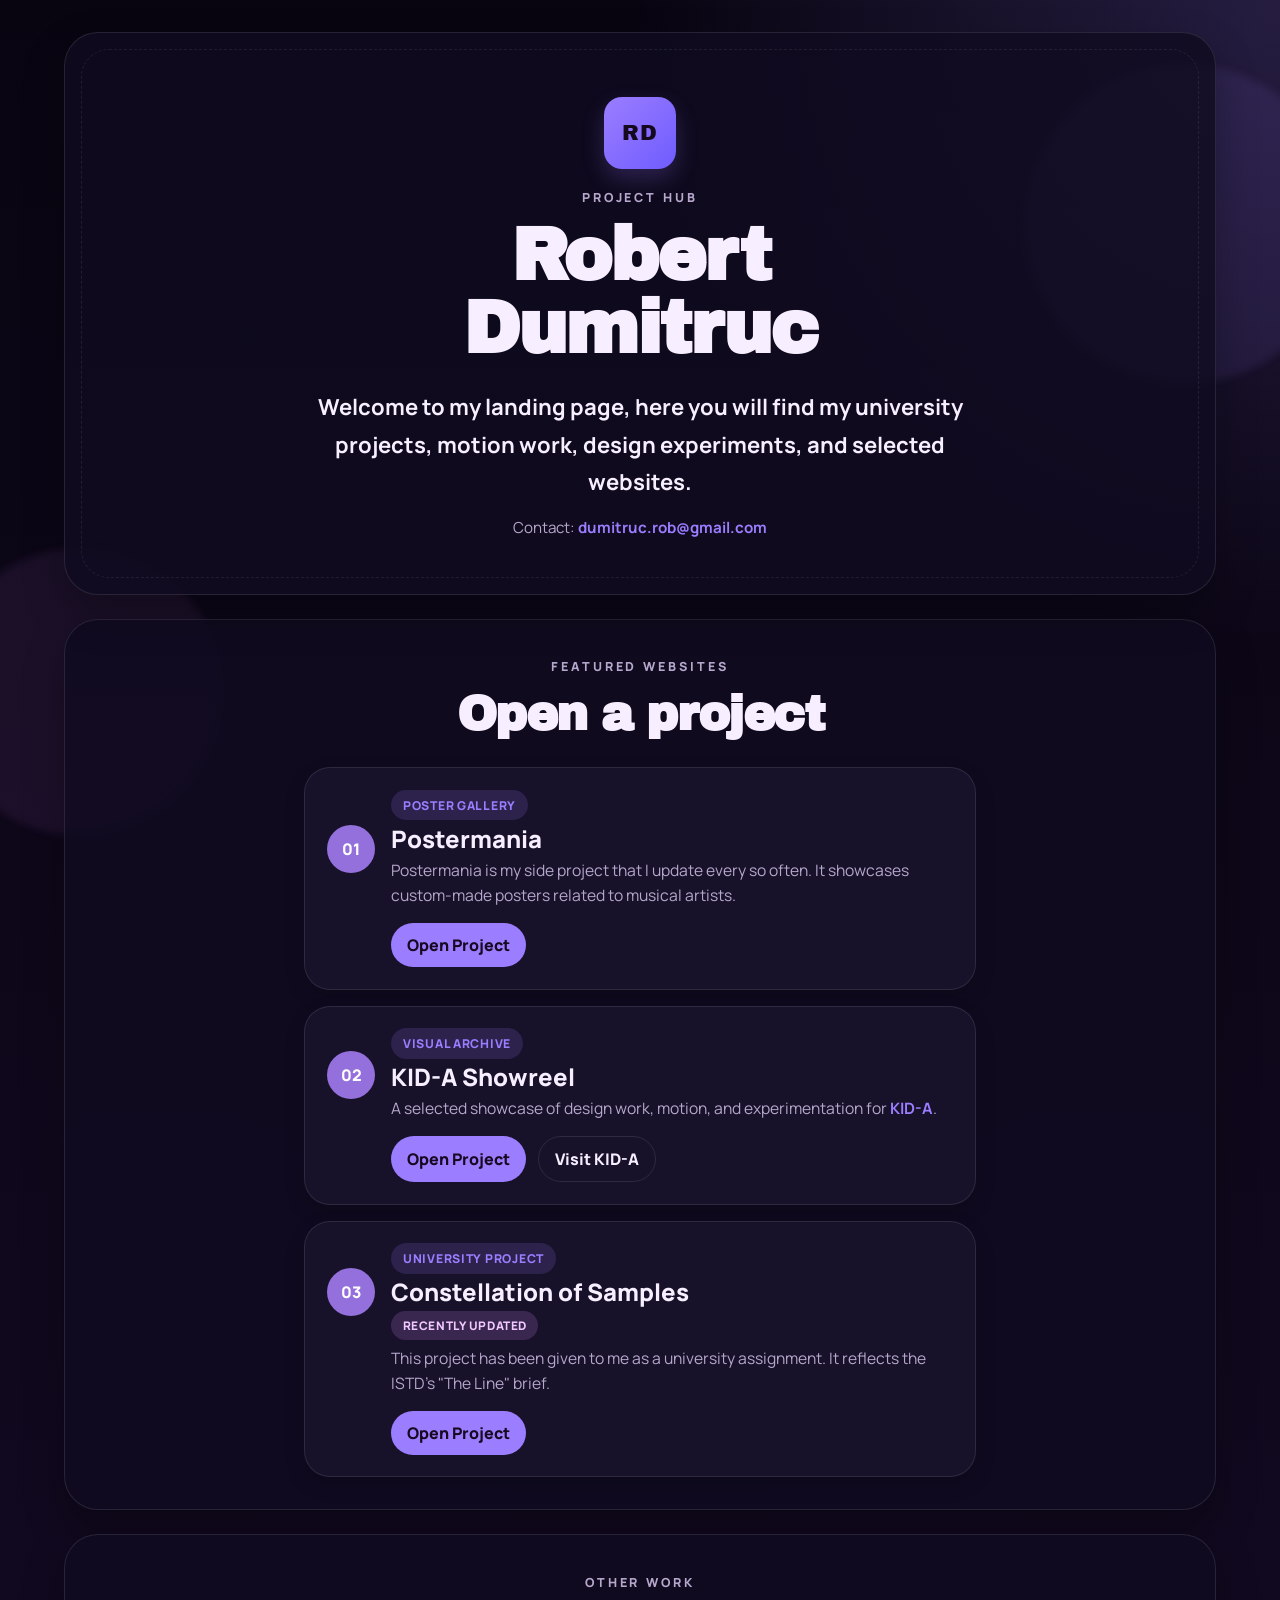
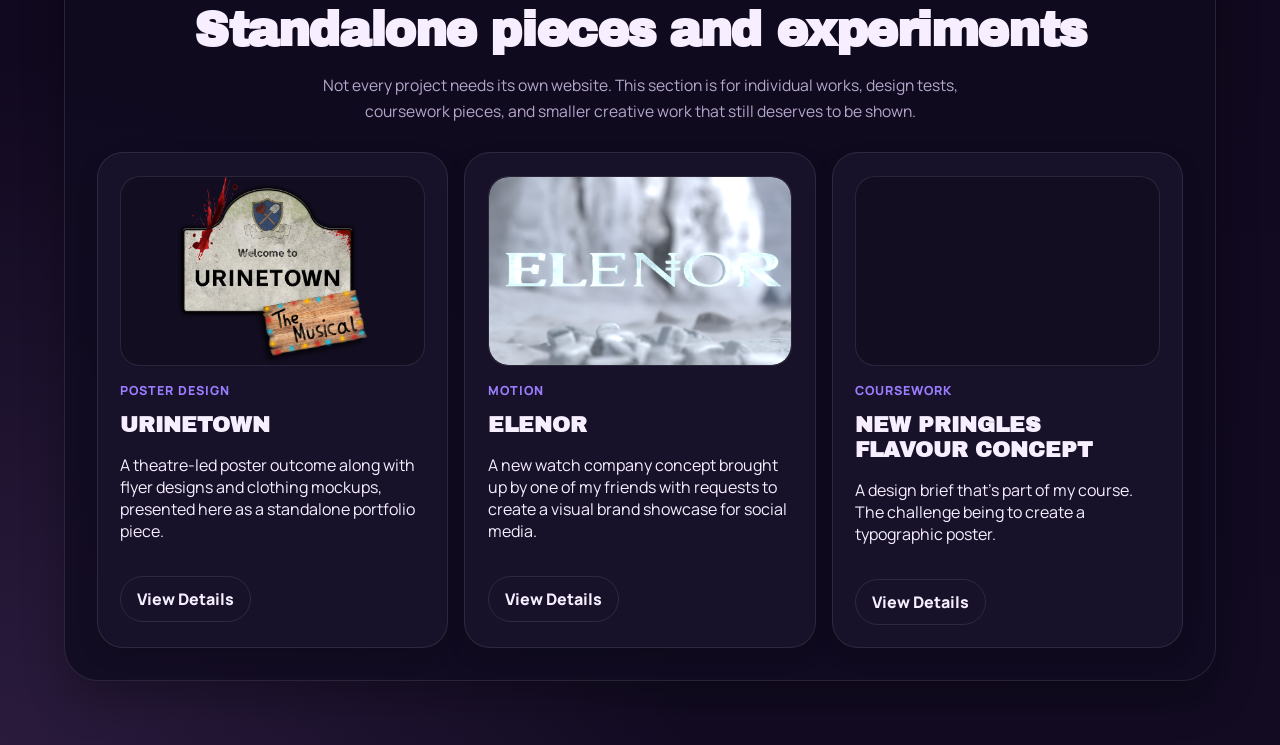
<file: index.html>
<!DOCTYPE html>
<html lang="en">
<head>
  <meta charset="UTF-8">
  <meta name="viewport" content="width=device-width, initial-scale=1.0">
  <title>Robert Dumitruc | Project Hub</title>
  <meta
    name="description"
    content="A landing page for university projects and portfolio work."
  >
  <script src="site-access-config.js?v=20260409"></script>
  <script src="site-access.js?v=20260407"></script>
  <link rel="icon" type="image/svg+xml" href="favicon.svg">
  <link rel="preconnect" href="https://fonts.googleapis.com">
  <link rel="preconnect" href="https://fonts.gstatic.com" crossorigin>
  <link
    href="https://fonts.googleapis.com/css2?family=Archivo+Black&family=Manrope:wght@400;500;700;800&display=swap"
    rel="stylesheet"
  >
  <link rel="stylesheet" href="style.css?v=20260407">
</head>
<body>
  <div class="page-shell">
    <header class="hero">
      <div class="hero-mark">RD</div>
      <p class="eyebrow">Project Hub</p>
      <h1>Robert Dumitruc</h1>
      <p class="intro">
        Welcome to my landing page, here you will find my university projects, motion work, design experiments, and selected websites.
      </p>
      <p class="hero-contact">
        Contact: <a href="mailto:dumitruc.rob@gmail.com">dumitruc.rob@gmail.com</a>
      </p>
    </header>

    <main>
      <section class="projects" aria-labelledby="projects-title">
        <div class="section-heading">
          <p class="section-label">Featured Websites</p>
          <h2 id="projects-title">Open a project</h2>
        </div>

        <div class="project-links">
          <article class="project-card">
            <span class="project-index">01</span>
            <span class="project-tag">Poster Gallery</span>
            <span class="project-name">Postermania</span>
            <span class="project-meta">Postermania is my side project that I update every so often. It showcases custom-made posters related to musical artists.</span>
            <div class="project-actions">
              <a class="project-action primary-action" href="https://robertdumitruc.github.io/Postermania" target="_blank" rel="noreferrer">Open Project</a>
            </div>
          </article>

          <article class="project-card">
            <span class="project-index">02</span>
            <span class="project-tag">Visual Archive</span>
            <span class="project-name">KID-A Showreel</span>
            <span class="project-meta">A selected showcase of design work, motion, and experimentation for <a class="inline-link" href="https://www.kid-a.co.uk/" target="_blank" rel="noreferrer">KID-A</a>.</span>
            <div class="project-actions">
              <a class="project-action primary-action" href="https://robertdumitruc.github.io/showreel/" target="_blank" rel="noreferrer">Open Project</a>
              <a class="project-action secondary-action" href="https://www.kid-a.co.uk/" target="_blank" rel="noreferrer">Visit KID-A</a>
            </div>
          </article>

          <article class="project-card">
            <span class="project-index">03</span>
            <span class="project-tag">University Project</span>
            <span class="project-name">Constellation of Samples</span>
            <span class="project-badge">Recently updated</span>
            <span class="project-meta">This project has been given to me as a university assignment. It reflects the ISTD's "The Line" brief.</span>
            <div class="project-actions">
              <a class="project-action primary-action" href="https://robertdumitruc.github.io/constellations" target="_blank" rel="noreferrer">Open Project</a>
            </div>
          </article>
        </div>
      </section>

      <section class="extra-work" aria-labelledby="extra-work-title">
        <div class="section-heading">
          <p class="section-label">Other Work</p>
          <h2 id="extra-work-title">Standalone pieces and experiments</h2>
          <p class="section-copy">
            Not every project needs its own website. This section is for individual works,
            design tests, coursework pieces, and smaller creative work that still deserves to be shown.
          </p>
        </div>

        <div class="extra-grid">
          <article class="extra-card">
            <div class="extra-thumb" aria-hidden="true">
              <img
                src="thumbnails/URINETOWN.png"
                alt=""
                class="thumb-image"
                loading="lazy"
                decoding="async"
              >
            </div>
            <p class="extra-type">Poster Design</p>
            <h3>URINETOWN</h3>
            <p>
              A theatre-led poster outcome along with flyer designs and clothing mockups,
              presented here as a standalone portfolio piece.
            </p>
            <a class="project-action secondary-action" href="work/urinetown.html">View Details</a>
          </article>

          <article class="extra-card">
            <div class="extra-thumb" aria-hidden="true">
              <img
                src="thumbnails/elenor.png"
                alt=""
                class="thumb-image"
                loading="lazy"
                decoding="async"
              >
            </div>
            <p class="extra-type">Motion</p>
            <h3>ELENOR</h3>
            <p>
              A new watch company concept brought up by one of my friends with requests to create a
              visual brand showcase for social media.
            </p>
            <a class="project-action secondary-action" href="work/elenor.html">View Details</a>
          </article>

          <article class="extra-card">
            <div class="extra-thumb" aria-hidden="true">
              <img
                src="thumbnails/pringles.png"
                alt=""
                class="thumb-image"
                loading="lazy"
                decoding="async"
              >
            </div>
            <p class="extra-type">Coursework</p>
            <h3>NEW PRINGLES FLAVOUR CONCEPT</h3>
            <p>
              A design brief that's part of my course. The challenge being to create a typographic poster.
            </p>
            <a class="project-action secondary-action" href="work/pringles.html">View Details</a>
          </article>
        </div>
      </section>
    </main>
  </div>

</body>
</html>
</file>
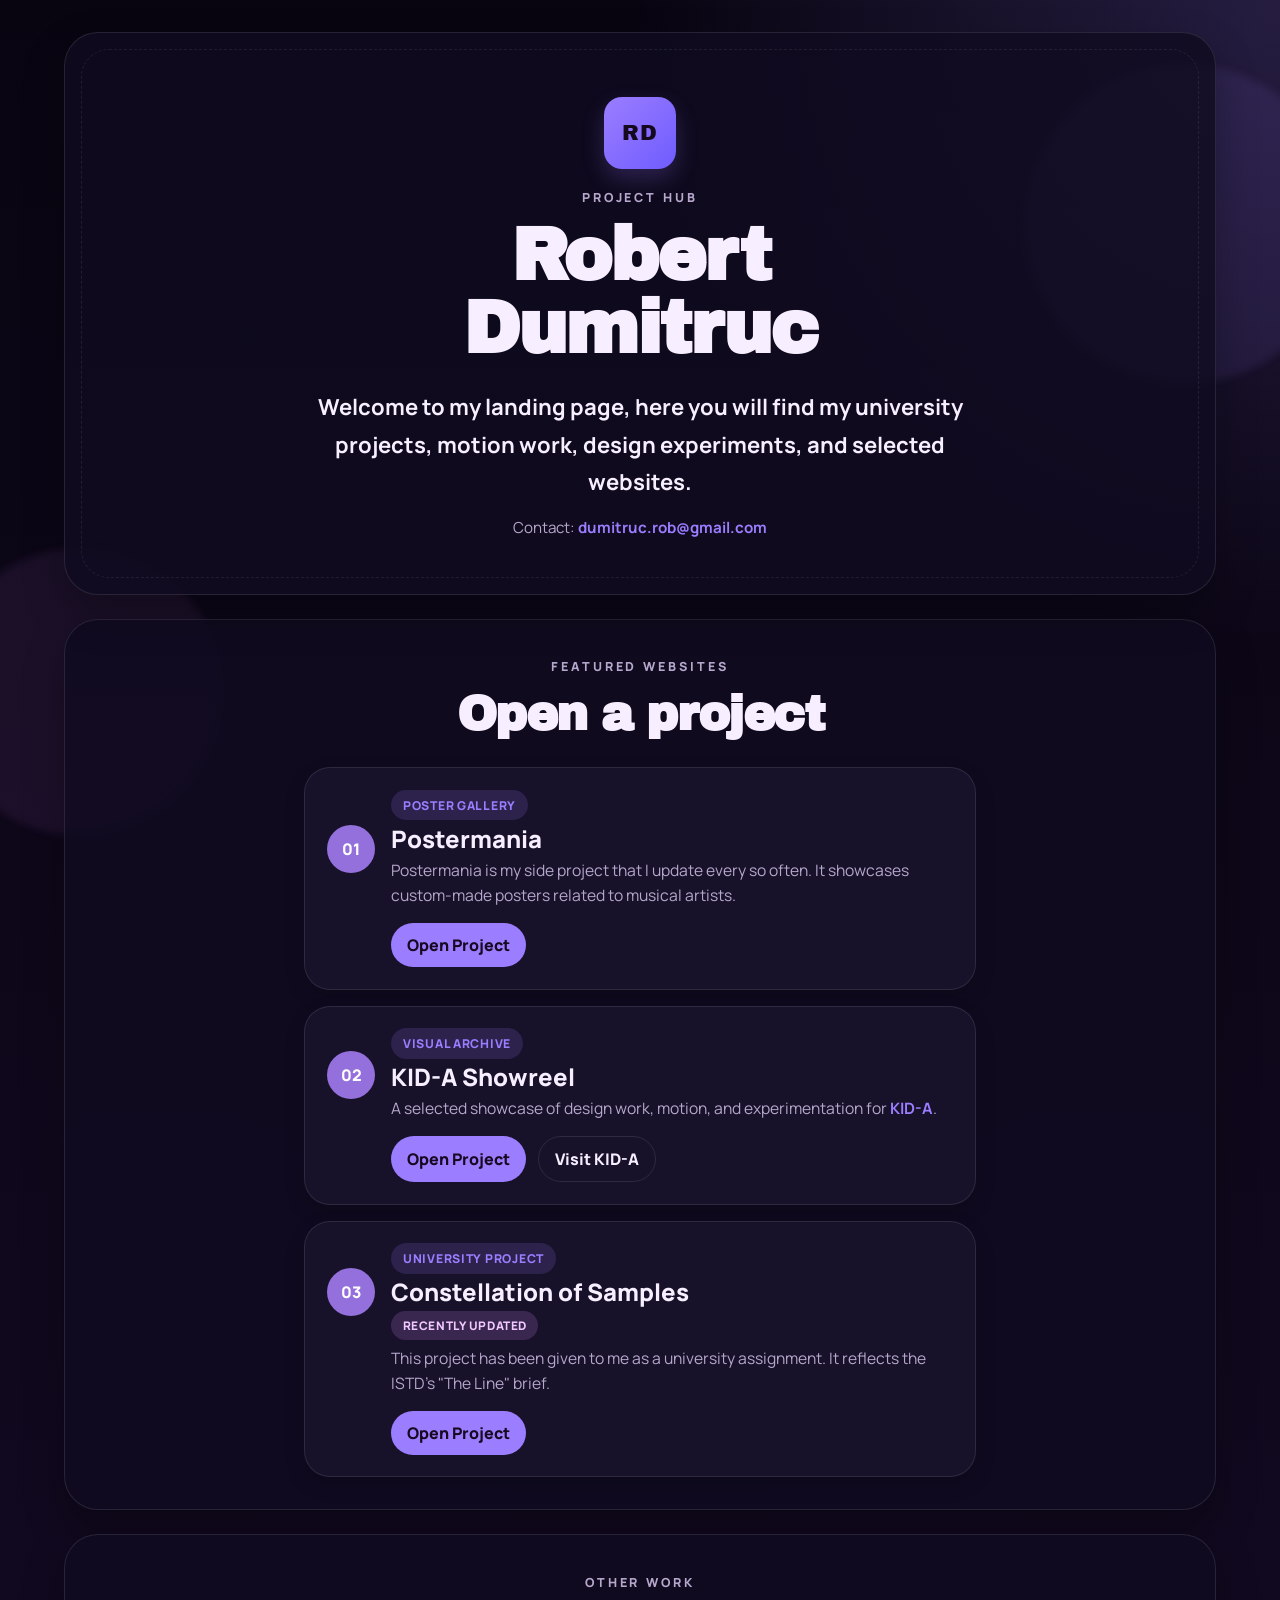
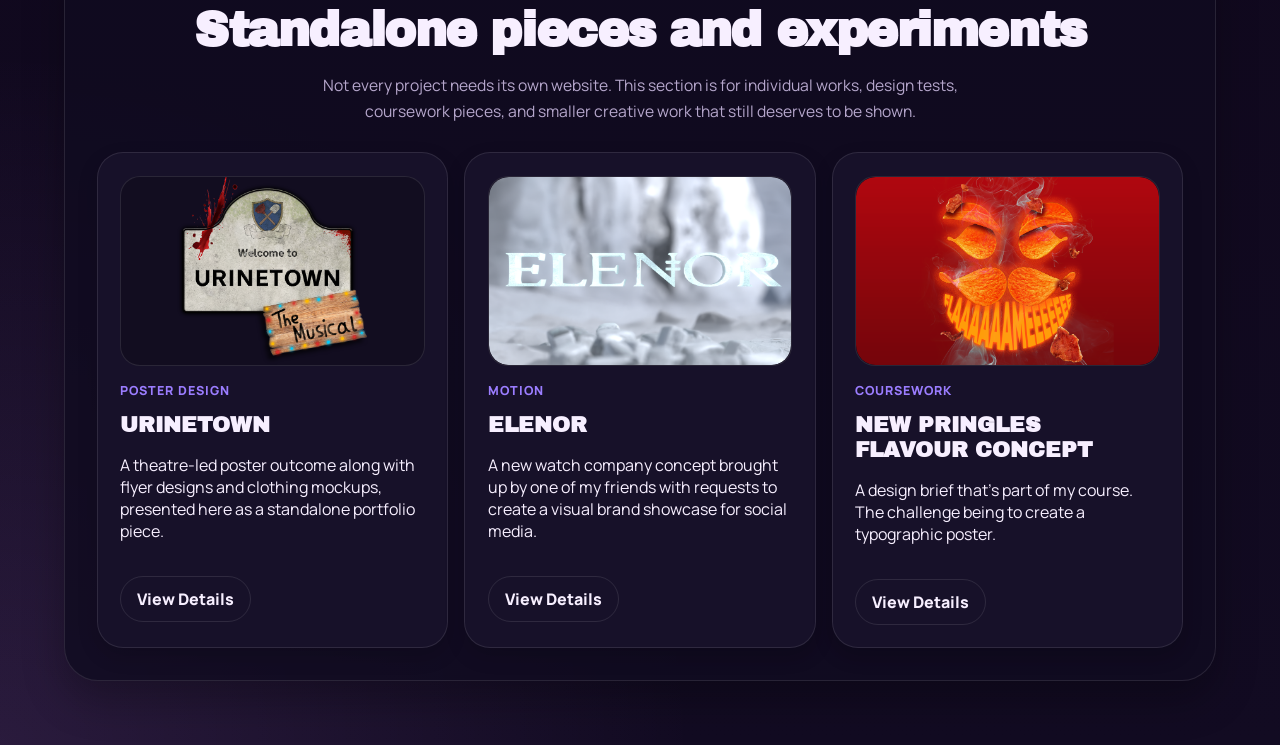
<file: maintenance.html>
<!DOCTYPE html>
<html lang="en">
<head>
  <meta charset="UTF-8">
  <meta name="viewport" content="width=device-width, initial-scale=1.0">
  <title>Maintenance | Robert Dumitruc</title>
  <link rel="icon" type="image/svg+xml" href="favicon.svg">
  <link rel="preconnect" href="https://fonts.googleapis.com">
  <link rel="preconnect" href="https://fonts.gstatic.com" crossorigin>
  <link
    href="https://fonts.googleapis.com/css2?family=Archivo+Black&family=Manrope:wght@400;500;700;800&display=swap"
    rel="stylesheet"
  >
  <link rel="stylesheet" href="style.css?v=20260407">
  <script src="site-access-config.js?v=20260409"></script>
</head>
<body>
  <div class="page-shell maintenance-shell">
    <main class="maintenance-card">
      <p class="section-label">Maintenance Mode</p>
      <h1>Website temporarily unavailable</h1>
      <p class="maintenance-copy">
        Robert is currently working on the website. If you have access, enter the password below to continue.
      </p>
      <form id="maintenance-form" class="maintenance-form">
        <label class="maintenance-label" for="maintenance-password">Password</label>
        <input id="maintenance-password" class="maintenance-input" type="password" autocomplete="current-password" required>
        <button class="project-action primary-action" type="submit">Enter Website</button>
        <p id="maintenance-message" class="maintenance-message" aria-live="polite"></p>
      </form>
      <p class="maintenance-contact">
        Contact: <a href="mailto:dumitruc.rob@gmail.com">dumitruc.rob@gmail.com</a>
      </p>
    </main>
  </div>
  <script>
    const config = window.SITE_ACCESS;
    const form = document.getElementById("maintenance-form");
    const input = document.getElementById("maintenance-password");
    const message = document.getElementById("maintenance-message");
    const params = new URLSearchParams(window.location.search);
    const returnPath = params.get("return") || "/";

    if (config && !config.maintenanceMode) {
      window.location.replace(returnPath);
    }

    form.addEventListener("submit", (event) => {
      event.preventDefault();

      if (!config) {
        message.textContent = "Access config could not be loaded.";
        return;
      }

      if (input.value === config.password) {
        window.localStorage.setItem(config.storageKey, "granted");
        window.location.replace(returnPath);
        return;
      }

      message.textContent = "Incorrect password.";
      input.select();
    });
  </script>
</body>
</html>
</file>
<file: style.css>
:root {
  --bg: #080511;
  --bg-deep: #120b22;
  --surface: rgba(17, 12, 32, 0.82);
  --surface-strong: #171129;
  --ink: #f7efff;
  --muted: #b6a7cc;
  --accent: #9b7dff;
  --accent-soft: rgba(155, 125, 255, 0.16);
  --accent-warm: #d68cff;
  --line: rgba(255, 255, 255, 0.1);
  --shadow: 0 18px 42px rgba(0, 0, 0, 0.28);
}

* {
  box-sizing: border-box;
}

html {
  scroll-behavior: smooth;
}

body {
  margin: 0;
  min-height: 100vh;
  font-family: "Manrope", sans-serif;
  color: var(--ink);
  background:
    radial-gradient(circle at top right, rgba(155, 125, 255, 0.2), transparent 24%),
    radial-gradient(circle at bottom left, rgba(214, 140, 255, 0.12), transparent 26%),
    linear-gradient(180deg, var(--bg) 0%, #10081d 56%, var(--bg-deep) 100%);
  overflow-x: hidden;
}

.maintenance-banner {
  position: sticky;
  top: 0;
  z-index: 2000;
  width: 100%;
  padding: 0.85rem 1rem;
  display: flex;
  align-items: center;
  justify-content: center;
  gap: 0.9rem;
  background: linear-gradient(135deg, rgba(214, 140, 255, 0.96), rgba(155, 125, 255, 0.96));
  color: #14091d;
  font-size: 0.92rem;
  font-weight: 800;
  letter-spacing: 0.01em;
  box-shadow: 0 8px 18px rgba(0, 0, 0, 0.18);
}

.maintenance-banner-text {
  text-align: center;
}

.maintenance-banner-button {
  min-height: 2.3rem;
  padding: 0.5rem 0.9rem;
  border: 1px solid rgba(20, 9, 29, 0.22);
  border-radius: 999px;
  background: rgba(20, 9, 29, 0.14);
  color: #14091d;
  font: inherit;
  font-weight: 800;
  cursor: pointer;
}

.maintenance-banner-button:hover,
.maintenance-banner-button:focus-visible {
  background: rgba(20, 9, 29, 0.24);
}

.maintenance-banner-button:focus-visible {
  outline: 3px solid rgba(20, 9, 29, 0.2);
  outline-offset: 2px;
}

body::before,
body::after {
  content: "";
  position: fixed;
  inset: auto;
  z-index: 0;
  border-radius: 999px;
  pointer-events: none;
  filter: blur(4px);
  opacity: 0.75;
}

body::before {
  width: 20rem;
  height: 20rem;
  top: 4rem;
  right: -4rem;
  background: rgba(155, 125, 255, 0.14);
}

body::after {
  width: 18rem;
  height: 18rem;
  left: -4rem;
  bottom: 4rem;
  background: rgba(214, 140, 255, 0.1);
}

.page-shell {
  position: relative;
  z-index: 1;
  width: min(72rem, calc(100% - 2rem));
  margin: 0 auto;
  padding: 2rem 0 4rem;
}

.hero,
.projects,
.extra-work {
  border: 1px solid var(--line);
  border-radius: 34px;
  background: var(--surface);
  box-shadow: var(--shadow);
}

.hero {
  position: relative;
  overflow: hidden;
  padding: 4rem clamp(1.5rem, 4vw, 4rem) 3.5rem;
  text-align: center;
}

.hero::after {
  content: "";
  position: absolute;
  inset: 1rem;
  border: 1px dashed rgba(255, 255, 255, 0.08);
  border-radius: 28px;
  pointer-events: none;
}

.hero-mark {
  width: 4.5rem;
  height: 4.5rem;
  margin: 0 auto 1.25rem;
  display: grid;
  place-items: center;
  border-radius: 18px;
  background: linear-gradient(135deg, var(--accent), #6f5cff);
  color: #14091d;
  font-family: "Archivo Black", sans-serif;
  font-size: 1.35rem;
  letter-spacing: 0.06em;
  box-shadow: 0 10px 22px rgba(155, 125, 255, 0.22);
}

.eyebrow,
.section-label {
  margin: 0 0 0.8rem;
  color: var(--muted);
  text-transform: uppercase;
  letter-spacing: 0.24em;
  font-size: 0.78rem;
  font-weight: 800;
}

h1,
h2 {
  margin: 0;
  font-family: "Archivo Black", sans-serif;
  letter-spacing: -0.03em;
}

h1 {
  font-size: clamp(2.4rem, 6vw, 4.6rem);
  line-height: 1;
  max-width: 10ch;
  margin-inline: auto;
}

.intro {
  width: min(42rem, 100%);
  margin: 1.4rem auto 0;
  font-size: clamp(1.08rem, 2.3vw, 1.38rem);
  line-height: 1.7;
  color: var(--ink);
  font-weight: 700;
}

.subtext {
  width: min(36rem, 100%);
  margin: 1rem auto 0;
  color: var(--muted);
  line-height: 1.7;
  font-size: 1rem;
}

.projects {
  margin-top: 1.5rem;
  padding: 2.4rem clamp(1.2rem, 3vw, 2rem) 2rem;
}

.extra-work {
  margin-top: 1.5rem;
  padding: 2.4rem clamp(1.2rem, 3vw, 2rem) 2rem;
}

.section-heading {
  text-align: center;
  margin-bottom: 1.7rem;
}

h2 {
  font-size: clamp(2rem, 4vw, 3rem);
}

.section-copy {
  width: min(42rem, 100%);
  margin: 1rem auto 0;
  color: var(--muted);
  line-height: 1.7;
  font-size: 0.98rem;
}

.hero-contact {
  margin: 1rem auto 0;
  color: var(--muted);
  font-size: 0.95rem;
}

.hero-contact a {
  color: var(--accent);
  text-decoration: none;
  font-weight: 700;
}

.hero-contact a:hover,
.hero-contact a:focus-visible {
  text-decoration: underline;
}

.project-links {
  display: grid;
  gap: 1rem;
}

.project-card {
  width: min(42rem, 100%);
  margin: 0 auto;
  display: grid;
  grid-template-columns: auto auto 1fr;
  gap: 0.35rem 1rem;
  align-items: center;
  padding: 1.35rem 1.4rem;
  border-radius: 26px;
  color: inherit;
  background: var(--surface-strong);
  border: 1px solid var(--line);
  box-shadow: 0 8px 20px rgba(0, 0, 0, 0.16);
  transition:
    transform 180ms ease,
    box-shadow 180ms ease,
    border-color 180ms ease,
    background 180ms ease;
}

.project-card:hover,
.project-card:focus-visible {
  transform: translateY(-5px);
  background: #211638;
  border-color: rgba(155, 125, 255, 0.34);
  box-shadow: 0 14px 28px rgba(0, 0, 0, 0.24);
}

.project-card:focus-visible {
  outline: 3px solid rgba(155, 125, 255, 0.24);
  outline-offset: 4px;
}

.project-index {
  grid-row: 1 / span 3;
  display: inline-flex;
  align-items: center;
  justify-content: center;
  width: 3rem;
  height: 3rem;
  border-radius: 999px;
  background: mediumpurple;
  color: #ffffff;
  font-weight: 800;
}

.project-tag {
  justify-self: start;
  padding: 0.42rem 0.72rem;
  border-radius: 999px;
  background: var(--accent-soft);
  color: var(--accent);
  font-size: 0.76rem;
  font-weight: 800;
  letter-spacing: 0.06em;
  text-transform: uppercase;
}

.project-card:hover .project-name,
.project-card:focus-visible .project-name {
  color: var(--accent);
}

.project-name {
  grid-column: 2 / 4;
  font-size: 1.5rem;
  font-weight: 800;
  line-height: 1.1;
}

.project-badge {
  grid-column: 2 / 4;
  justify-self: start;
  padding: 0.38rem 0.7rem;
  border-radius: 999px;
  background: rgba(214, 140, 255, 0.18);
  color: #f1c8ff;
  font-size: 0.74rem;
  font-weight: 800;
  letter-spacing: 0.05em;
  text-transform: uppercase;
}

.project-meta {
  grid-column: 2 / 4;
  color: var(--muted);
  font-size: 0.98rem;
  line-height: 1.6;
}

.inline-link {
  color: var(--accent);
  text-decoration: none;
  font-weight: 700;
}

.inline-link:hover,
.inline-link:focus-visible {
  text-decoration: underline;
}

.project-actions {
  grid-column: 2 / 4;
  display: flex;
  flex-wrap: wrap;
  gap: 0.75rem;
  margin-top: 0.55rem;
}

.project-action {
  display: inline-flex;
  align-items: center;
  justify-content: center;
  min-height: 2.6rem;
  padding: 0.7rem 1rem;
  border-radius: 999px;
  text-decoration: none;
  font-weight: 800;
  transition:
    transform 180ms ease,
    background 180ms ease,
    border-color 180ms ease,
    color 180ms ease;
}

.project-action:hover,
.project-action:focus-visible {
  transform: translateY(-2px);
}

.project-action:focus-visible {
  outline: 3px solid rgba(155, 125, 255, 0.24);
  outline-offset: 3px;
}

.primary-action {
  background: var(--accent);
  color: #17091f;
}

.secondary-action {
  background: transparent;
  color: var(--ink);
  border: 1px solid var(--line);
}

.extra-grid {
  display: grid;
  grid-template-columns: repeat(3, minmax(0, 1fr));
  gap: 1rem;
}

.extra-card {
  min-height: 14rem;
  padding: 1.4rem;
  border-radius: 26px;
  background: var(--surface-strong);
  border: 1px solid var(--line);
  box-shadow: 0 8px 20px rgba(0, 0, 0, 0.16);
  transition:
    transform 180ms ease,
    border-color 180ms ease,
    box-shadow 180ms ease,
    background 180ms ease;
}

.extra-card:hover {
  transform: translateY(-5px);
  background: #211638;
  border-color: rgba(155, 125, 255, 0.34);
  box-shadow: 0 14px 28px rgba(0, 0, 0, 0.24);
}

.extra-thumb,
.detail-thumb {
  width: 100%;
  border-radius: 20px;
  border: 1px solid var(--line);
  display: grid;
  place-items: center;
  overflow: hidden;
  position: relative;
  background: #120d20;
}

.image-lightbox-trigger {
  cursor: pointer;
}

.image-lightbox-trigger::after {
  content: "View Fullscreen";
  position: absolute;
  right: 0.9rem;
  bottom: 0.9rem;
  padding: 0.42rem 0.7rem;
  border-radius: 999px;
  background: rgba(8, 5, 17, 0.82);
  border: 1px solid rgba(255, 255, 255, 0.12);
  color: var(--ink);
  font-size: 0.72rem;
  font-weight: 800;
  letter-spacing: 0.04em;
  opacity: 0;
  transform: translateY(4px);
  transition: opacity 180ms ease, transform 180ms ease;
  pointer-events: none;
}

.image-lightbox-trigger::before {
  content: "";
  position: absolute;
  inset: 0;
  background: rgba(155, 125, 255, 0.26);
  opacity: 0;
  transition: opacity 180ms ease;
  pointer-events: none;
}

.image-lightbox-trigger:hover::after,
.image-lightbox-trigger:focus-visible::after {
  opacity: 1;
  transform: translateY(0);
}

.image-lightbox-trigger:hover::before,
.image-lightbox-trigger:focus-visible::before {
  opacity: 1;
}

.image-lightbox-trigger:focus-visible {
  outline: 3px solid rgba(155, 125, 255, 0.24);
  outline-offset: 4px;
}

.extra-thumb {
  aspect-ratio: 16 / 10;
  margin-bottom: 1rem;
  isolation: isolate;
}

.detail-thumb {
  min-height: 18rem;
}

.thumb-image,
.detail-image,
.asset-image {
  width: 100%;
  height: 100%;
  display: block;
  object-fit: cover;
}

.thumb-image {
  position: absolute;
  inset: 0;
  border-radius: 20px;
}

.thumb-placeholder {
  width: 100%;
  height: 100%;
  display: grid;
  place-items: center;
  border-radius: 20px;
}

.contain-image {
  object-fit: contain;
  background: #120d20;
}

.extra-thumb span,
.detail-thumb span {
  color: rgba(247, 239, 255, 0.76);
  font-size: 0.85rem;
  letter-spacing: 0.08em;
  text-transform: uppercase;
  font-weight: 800;
}

.thumb-poster {
  background:
    linear-gradient(140deg, rgba(255, 111, 207, 0.22), transparent 55%),
    linear-gradient(320deg, rgba(155, 125, 255, 0.28), transparent 60%),
    linear-gradient(180deg, #23163f 0%, #150f28 100%);
}

.thumb-motion {
  background:
    radial-gradient(circle at 30% 30%, rgba(214, 140, 255, 0.3), transparent 22%),
    linear-gradient(135deg, rgba(99, 69, 221, 0.9), rgba(19, 14, 39, 0.95)),
    linear-gradient(180deg, #160f2d 0%, #0d0a17 100%);
}

.thumb-coursework {
  background:
    linear-gradient(90deg, rgba(255, 255, 255, 0.06) 1px, transparent 1px),
    linear-gradient(rgba(255, 255, 255, 0.06) 1px, transparent 1px),
    linear-gradient(135deg, rgba(155, 125, 255, 0.24), rgba(24, 18, 42, 0.96));
  background-size: 24px 24px, 24px 24px, auto;
}

.extra-type {
  margin: 0 0 0.9rem;
  color: var(--accent);
  font-size: 0.78rem;
  font-weight: 800;
  text-transform: uppercase;
  letter-spacing: 0.08em;
}

.extra-card h3 {
  margin: 0;
  font-family: "Archivo Black", sans-serif;
  font-size: 1.35rem;
  line-height: 1.15;
}

.extra-card p:last-child {
  margin: 0.9rem 0 0;
  color: var(--muted);
  line-height: 1.7;
  font-size: 0.96rem;
}

.extra-card .project-action {
  margin-top: 1.1rem;
}

.detail-shell {
  width: min(70rem, calc(100% - 2rem));
}

.detail-page {
  display: grid;
  gap: 1.5rem;
}

.detail-back {
  display: inline-flex;
  justify-self: start;
  align-items: center;
  justify-content: center;
  min-height: 2.8rem;
  padding: 0.75rem 1.1rem;
  border-radius: 999px;
  background: var(--surface-strong);
  border: 1px solid var(--line);
  color: var(--ink);
  text-decoration: none;
  font-weight: 800;
  box-shadow: 0 8px 20px rgba(0, 0, 0, 0.16);
  transition:
    transform 180ms ease,
    background 180ms ease,
    border-color 180ms ease,
    box-shadow 180ms ease,
    color 180ms ease;
}

.detail-back:hover,
.detail-back:focus-visible {
  transform: translateY(-2px);
  background: #211638;
  border-color: rgba(155, 125, 255, 0.34);
  color: var(--accent);
}

.detail-back:focus-visible {
  outline: 3px solid rgba(155, 125, 255, 0.24);
  outline-offset: 3px;
}

.detail-hero,
.detail-section {
  border: 1px solid var(--line);
  border-radius: 34px;
  background: var(--surface);
  box-shadow: var(--shadow);
}

.detail-hero {
  display: grid;
  grid-template-columns: minmax(18rem, 26rem) 1fr;
  gap: 1.5rem;
  padding: 1.5rem;
  align-items: center;
}

.detail-copy h1 {
  max-width: none;
  font-size: clamp(2.2rem, 5vw, 4rem);
  margin-top: 0.2rem;
}

.detail-intro {
  margin: 1rem 0 0;
  color: var(--muted);
  line-height: 1.8;
  font-size: 1rem;
}

.detail-section {
  padding: 1.8rem;
}

.detail-section h2 {
  font-size: clamp(1.5rem, 3vw, 2.2rem);
}

.detail-section p {
  margin: 0.9rem 0 0;
  color: var(--muted);
  line-height: 1.8;
}

.detail-links {
  display: flex;
  flex-wrap: wrap;
  gap: 0.85rem;
  margin-top: 1rem;
}

.maintenance-shell {
  min-height: 100vh;
  display: grid;
  place-items: center;
}

.maintenance-card {
  width: min(34rem, 100%);
  padding: 2rem;
  border: 1px solid var(--line);
  border-radius: 34px;
  background: var(--surface);
  box-shadow: var(--shadow);
  text-align: center;
}

.maintenance-card h1 {
  max-width: none;
  font-size: clamp(2rem, 5vw, 3.2rem);
}

.maintenance-copy {
  margin: 1rem 0 0;
  color: var(--muted);
  line-height: 1.8;
}

.maintenance-form {
  margin-top: 1.5rem;
  display: grid;
  gap: 0.9rem;
}

.maintenance-label {
  text-align: left;
  font-size: 0.9rem;
  color: var(--muted);
  font-weight: 700;
}

.maintenance-input {
  width: 100%;
  min-height: 3rem;
  padding: 0.8rem 1rem;
  border: 1px solid var(--line);
  border-radius: 16px;
  background: var(--surface-strong);
  color: var(--ink);
  font: inherit;
}

.maintenance-input:focus-visible {
  outline: 3px solid rgba(155, 125, 255, 0.24);
  outline-offset: 3px;
}

.maintenance-message {
  min-height: 1.5rem;
  margin: 0;
  color: #ffb4d9;
  font-size: 0.92rem;
}

.maintenance-contact {
  margin: 1.4rem 0 0;
  color: var(--muted);
  font-size: 0.95rem;
}

.maintenance-contact a {
  color: var(--accent);
  text-decoration: none;
  font-weight: 700;
}

.maintenance-contact a:hover,
.maintenance-contact a:focus-visible {
  text-decoration: underline;
}

.video-hero {
  padding: 1.5rem;
}

.video-frame {
  width: 100%;
  overflow: hidden;
  border-radius: 24px;
  border: 1px solid var(--line);
  background: #120d20;
  box-shadow: 0 12px 28px rgba(0, 0, 0, 0.2);
}

.project-video {
  width: 100%;
  display: block;
  aspect-ratio: 16 / 9;
  background: #0b0814;
}

.video-copy {
  margin-top: 1.35rem;
}

body.modal-open {
  overflow: hidden;
}

.lightbox-modal {
  position: fixed;
  inset: 0;
  z-index: 1000;
  display: flex;
  align-items: center;
  justify-content: center;
  padding: 1.5rem;
  background: rgba(5, 4, 10, 0.9);
  backdrop-filter: blur(6px);
  opacity: 0;
  visibility: hidden;
  transition: opacity 180ms ease, visibility 180ms ease;
}

.lightbox-modal.is-open {
  opacity: 1;
  visibility: visible;
}

.lightbox-stage {
  max-width: min(96vw, 110rem);
  max-height: 92vh;
  display: flex;
  align-items: center;
  justify-content: center;
}

.lightbox-stage img {
  max-width: 100%;
  max-height: 92vh;
  width: auto;
  height: auto;
  display: block;
  object-fit: contain;
  border-radius: 18px;
  box-shadow: 0 24px 60px rgba(0, 0, 0, 0.42);
  opacity: 0;
  transition: opacity 120ms ease;
}

.lightbox-stage img.is-ready {
  opacity: 1;
}

.lightbox-close {
  position: absolute;
  top: 1rem;
  right: 1rem;
  width: 3rem;
  height: 3rem;
  border: 1px solid rgba(255, 255, 255, 0.14);
  border-radius: 999px;
  background: rgba(17, 12, 32, 0.9);
  color: var(--ink);
  font-size: 2rem;
  line-height: 1;
  cursor: pointer;
}

.asset-grid {
  display: grid;
  grid-template-columns: repeat(2, minmax(0, 1fr));
  gap: 1rem;
  margin-top: 1rem;
}

.asset-card {
  margin: 0;
  padding: 1rem;
  border-radius: 24px;
  background: var(--surface-strong);
  border: 1px solid var(--line);
  box-shadow: 0 8px 20px rgba(0, 0, 0, 0.16);
}

.asset-card-tall .asset-media {
  aspect-ratio: 5 / 7;
}

.asset-media {
  width: 100%;
  aspect-ratio: 4 / 3;
  overflow: hidden;
  position: relative;
  border-radius: 18px;
  border: 1px solid var(--line);
  background: #120d20;
}


.asset-card figcaption {
  margin-top: 0.8rem;
  color: var(--muted);
  font-size: 0.92rem;
}

@media (max-width: 640px) {
  .maintenance-banner {
    flex-direction: column;
  }

  .page-shell {
    width: min(72rem, calc(100% - 1rem));
    padding-top: 1rem;
    padding-bottom: 2rem;
  }

  .hero {
    padding-top: 3rem;
  }

  .projects,
  .extra-work {
    padding: 1.5rem 0.9rem 1.25rem;
  }

  .project-card {
    width: 100%;
    max-width: none;
    grid-template-columns: 1fr;
    text-align: center;
    justify-items: center;
    padding: 1.2rem 1rem;
  }

  .project-index {
    grid-row: auto;
    margin-bottom: 0.35rem;
  }

  .project-tag,
  .project-badge,
  .project-name,
  .project-meta,
  .project-actions {
    grid-column: auto;
  }

  .project-actions {
    width: 100%;
    justify-content: center;
  }

  .extra-grid {
    grid-template-columns: 1fr;
  }

  .detail-hero {
    grid-template-columns: 1fr;
  }

  .detail-thumb {
    min-height: 14rem;
  }

  .asset-grid {
    grid-template-columns: 1fr;
  }
}
</file>
